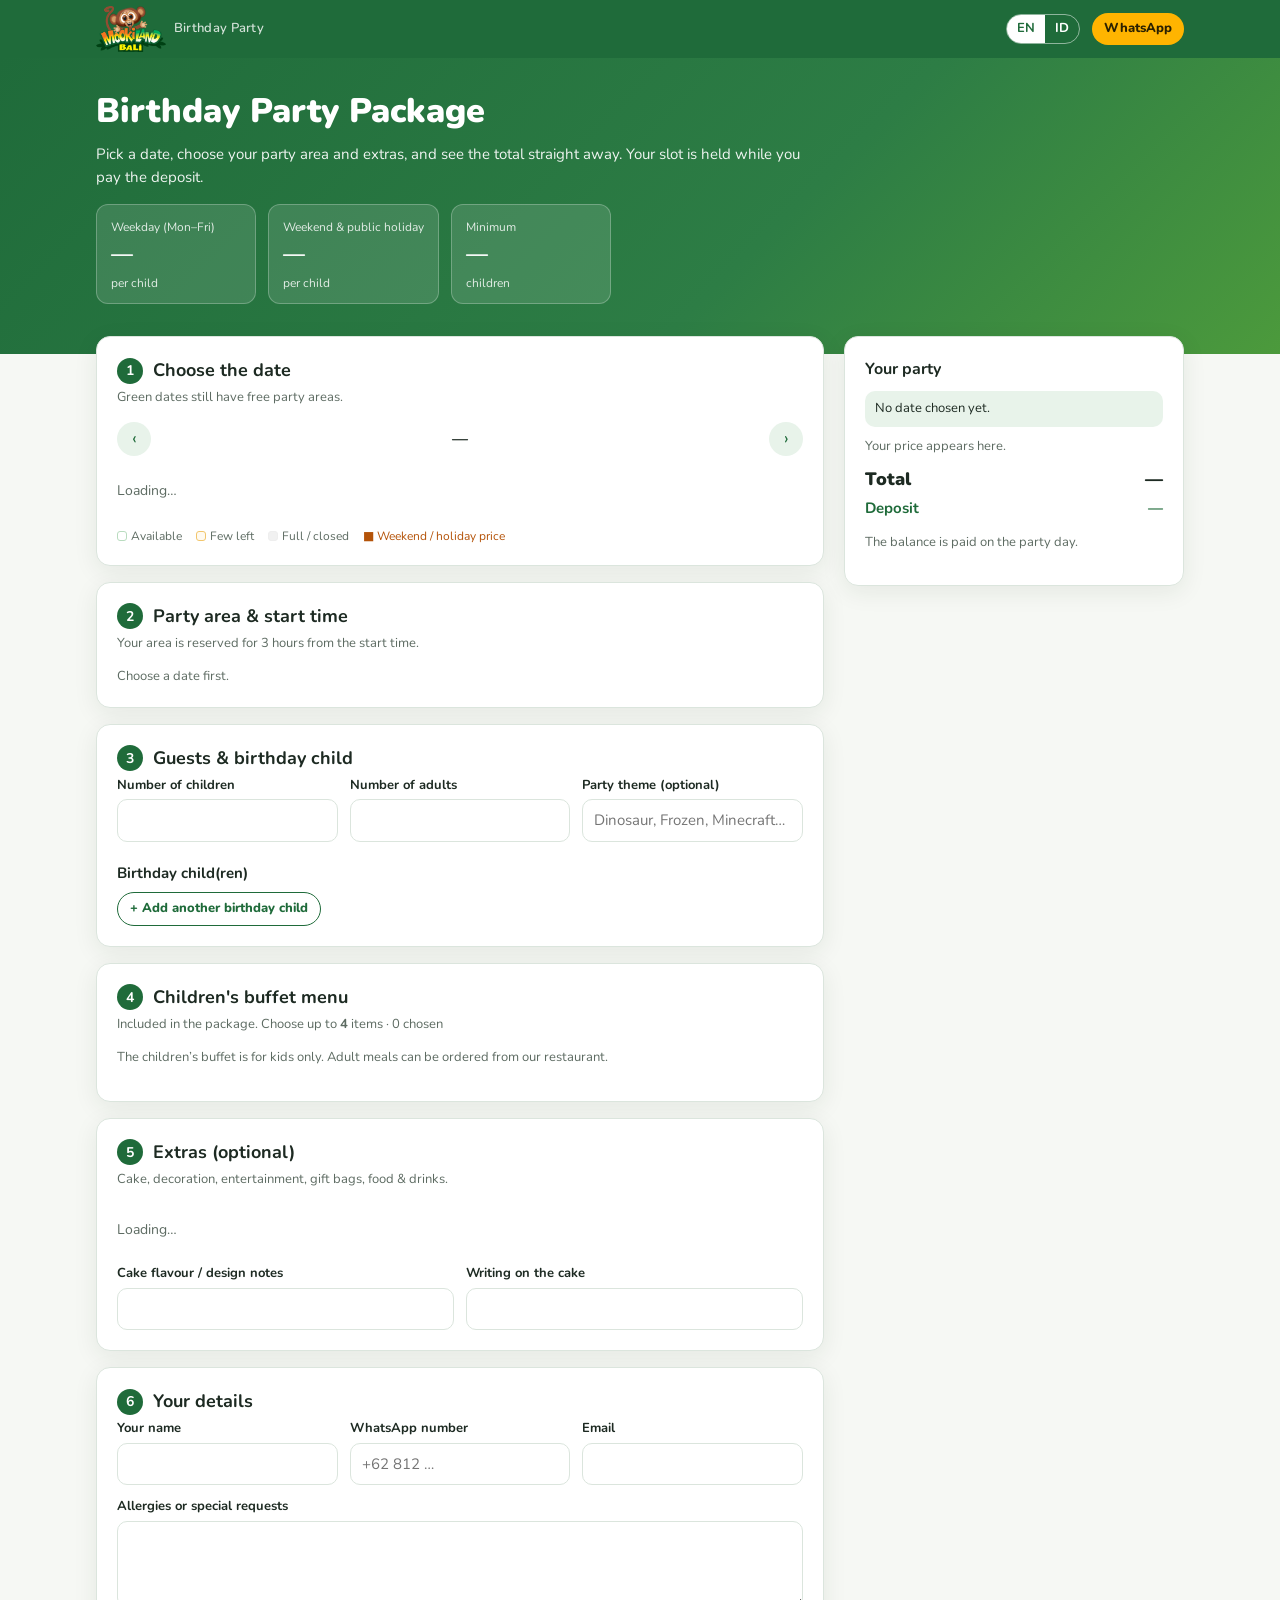
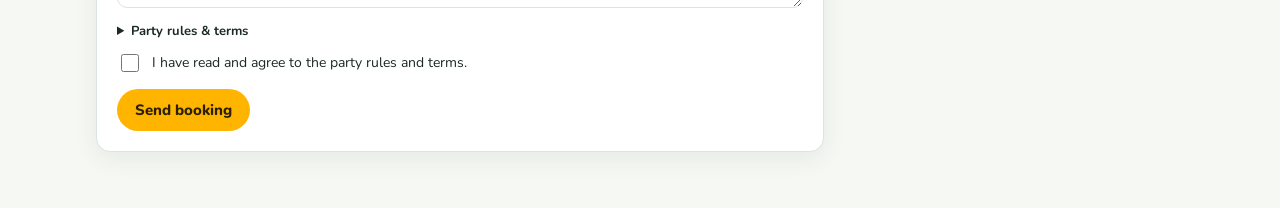
<file: docs/index.html>
<!doctype html>
<html lang="en">
<head>
<meta charset="utf-8">
<meta name="viewport" content="width=device-width, initial-scale=1">
<title>Mookiland Birthday Party – Booking</title>
<meta name="description" content="Book a birthday party at Mookiland Family Park, Bali.">
<link rel="preconnect" href="https://fonts.googleapis.com">
<link href="https://fonts.googleapis.com/css2?family=Nunito:wght@400;600;700;800;900&display=swap" rel="stylesheet">
<link rel="stylesheet" href="assets/style.css?v=16">
</head>
<body>
<div class="banner hidden" id="adminBanner">Mode admin – booking dicatat dengan sumber ADMIN, tanggal & jam bebas, WhatsApp tidak wajib.</div>
<header class="top">
  <div class="wrap">
    <div class="brand"><img class="logo" src="assets/logo.png" alt="Mookiland Bali"> <small data-i18n="brand_sub">Birthday Party</small></div>
    <div class="sp"></div>
    <div class="lang" role="group" aria-label="Language">
      <button type="button" data-lang="en" class="on">EN</button>
      <button type="button" data-lang="id">ID</button>
    </div>
    <a class="btn sun sm" id="waTop" target="_blank" rel="noopener" data-i18n="wa">WhatsApp</a>
  </div>
</header>

<section class="hero">
  <div class="wrap">
    <h1 data-i18n="hero_t">Birthday Party Package</h1>
    <p data-i18n="hero_p">Pick a date, choose your party area and extras, and see the total straight away. Your slot is held while you pay the deposit.</p>
    <div class="prices">
      <div class="price"><span data-i18n="weekday">Weekday (Mon–Fri)</span><b id="pWeekday">—</b><span data-i18n="per_child">per child</span></div>
      <div class="price"><span data-i18n="weekend">Weekend & public holiday</span><b id="pWeekend">—</b><span data-i18n="per_child">per child</span></div>
      <div class="price"><span data-i18n="min">Minimum</span><b id="pMin">—</b><span data-i18n="children">children</span></div>
    </div>
    <ul class="incl" id="incl"></ul>
  </div>
</section>

<main class="wrap">
  <div id="loadErr" class="err hidden"></div>
  <div class="layout" id="formArea">
    <form id="bookForm" novalidate>
      <section class="card hidden" id="s-type">
        <h2><span class="n">★</span><span>Jenis event (admin)</span></h2>
        <div class="evtype" id="evType">
          <button type="button" class="chip sel" data-ev="BIRTHDAY_PACKAGE">Birthday Package</button>
          <button type="button" class="chip" data-ev="BIRTHDAY_REGULAR_TICKET">Regular Ticket</button>
        </div>
        <p class="sub" id="evTypeSub" style="margin:10px 0 0">Paket birthday: harga per anak (minimum anak berlaku) + menu buffet anak.</p>
      </section>
      <section class="card" id="s-date">
        <h2><span class="n">1</span><span data-i18n="s1">Choose the date</span></h2>
        <p class="sub" id="s1sub" data-i18n="s1_sub">Green dates still have free party areas.</p>
        <div class="cal-head">
          <button type="button" class="cal-nav" id="calPrev" aria-label="Previous month">‹</button>
          <b id="calTitle">—</b>
          <button type="button" class="cal-nav" id="calNext" aria-label="Next month">›</button>
        </div>
        <div class="cal" id="cal"><div class="loading" data-i18n="loading">Loading…</div></div>
        <div class="legend">
          <span><i style="border-color:#b9dcbf"></i><span data-i18n="lg_free">Available</span></span>
          <span><i style="border-color:#f2c66d;background:#fffaf0"></i><span data-i18n="lg_few">Few left</span></span>
          <span><i style="border-color:#eee;background:#f1f1f1"></i><span data-i18n="lg_full">Full / closed</span></span>
          <span style="color:#b45309">■ <span data-i18n="lg_we">Weekend / holiday price</span></span>
        </div>
      </section>

      <section class="card" id="s-slot">
        <h2><span class="n">2</span><span data-i18n="s2">Party area & start time</span></h2>
        <p class="sub" data-i18n="s2_sub">Your area is reserved for 3 hours from the start time.</p>
        <div id="slots" class="slots"><div class="muted small" data-i18n="pick_date_first">Choose a date first.</div></div>
      </section>

      <section class="card" id="s-guests">
        <h2><span class="n">3</span><span data-i18n="s3">Guests & birthday child</span></h2>
        <div class="grid2">
          <div class="field"><label for="children" data-i18n="f_children">Number of children</label><input id="children" type="number" min="1" max="200" inputmode="numeric" required><span class="hint" id="minHint"></span></div>
          <div class="field"><label for="adults" data-i18n="f_adults">Number of adults</label><input id="adults" type="number" min="0" max="400" inputmode="numeric"><span class="hint" id="adultHint"></span></div>
          <div class="field"><label for="theme" data-i18n="f_theme">Party theme (optional)</label><input id="theme" maxlength="100" placeholder="Dinosaur, Frozen, Minecraft…"></div>
        </div>
        <h4 style="margin:16px 0 8px" data-i18n="f_bdkids">Birthday child(ren)</h4>
        <div id="kids"></div>
        <button type="button" class="btn ghost sm" id="addKid" data-i18n="add_kid">+ Add another birthday child</button>
      </section>

      <section class="card" id="s-menu">
        <h2><span class="n">4</span><span data-i18n="s4">Children's buffet menu</span></h2>
        <p class="sub"><span data-i18n="s4_sub">Included in the package. Choose up to</span> <b id="maxMenu">4</b> <span data-i18n="items">items</span> · <span id="menuCount">0</span> <span data-i18n="chosen">chosen</span></p>
        <div id="menu"></div>
        <p class="small muted" data-i18n="menu_note">The children's buffet is for kids only. Adult meals can be ordered from our restaurant.</p>
      </section>

      <section class="card" id="s-addons">
        <h2><span class="n">5</span><span data-i18n="s5">Extras (optional)</span></h2>
        <p class="sub" data-i18n="s5_sub">Cake, decoration, entertainment, gift bags, food & drinks.</p>
        <div id="addons"><div class="loading" data-i18n="loading">Loading…</div></div>
        <div id="customCake" class="cakebox hidden"></div>
        <div class="grid2" style="margin-top:8px">
          <div class="field" id="cakeDetailsField"><label for="cakeDetails" data-i18n="f_cake">Cake flavour / design notes</label><input id="cakeDetails" maxlength="300"></div>
          <div class="field"><label for="cakeWriting" data-i18n="f_writing">Writing on the cake</label><input id="cakeWriting" maxlength="120"></div>
        </div>
      </section>

      <section class="card" id="s-contact">
        <h2><span class="n">6</span><span data-i18n="s6">Your details</span></h2>
        <div class="grid2">
          <div class="field"><label for="contactName" data-i18n="f_name">Your name</label><input id="contactName" maxlength="100" autocomplete="name" required></div>
          <div class="field"><label for="whatsapp" data-i18n="f_wa">WhatsApp number</label><input id="whatsapp" maxlength="30" autocomplete="tel" inputmode="tel" placeholder="+62 812 …" required></div>
          <div class="field"><label for="email" data-i18n="f_email">Email</label><input id="email" type="email" maxlength="120" autocomplete="email"></div>
        </div>
        <div class="field" style="margin-top:12px"><label for="notes" data-i18n="f_notes">Allergies or special requests</label><textarea id="notes" rows="3" maxlength="1000"></textarea></div>
        <details style="margin:14px 0 10px" class="small">
          <summary style="cursor:pointer;font-weight:700" data-i18n="rules_t">Party rules & terms</summary>
          <ul class="muted" id="rules"></ul>
        </details>
        <label class="check"><input type="checkbox" id="agree"><span data-i18n="agree">I have read and agree to the party rules and terms.</span></label>
        <div id="formErr" class="err hidden"></div>
        <div style="margin-top:14px"><button class="btn sun" type="submit" id="submitBtn" data-i18n="submit">Send booking</button></div>
      </section>
    </form>

    <aside class="card summary" id="summary" aria-live="polite">
      <h3 data-i18n="sum_t">Your party</h3>
      <div class="sel-info" id="selInfo" data-i18n="sel_none">No date chosen yet.</div>
      <div class="lines" id="lines"><div class="muted small" data-i18n="sum_empty">Your price appears here.</div></div>
      <div class="tot"><span id="totalLabel" data-i18n="total">Total</span><span id="total">—</span></div>
      <div class="dep"><span><span data-i18n="deposit">Deposit</span> <span id="depPct"></span></span><span id="deposit">—</span></div>
      <div class="resto" id="resto" hidden></div>
      <div class="notes" id="qNotes"></div>
      <p class="small muted" data-i18n="sum_foot">The balance is paid on the party day.</p>
    </aside>
  </div>

  <section class="success hidden" id="success">
    <div class="card">
      <h2 data-i18n="ok_t">Booking sent – thank you!</h2>
      <p class="muted" data-i18n="ok_p">Your booking number:</p>
      <div class="bookno" id="okNo">—</div>
      <p id="okWhen"></p>
      <div class="okbox">
        <div class="line"><span data-i18n="total">Total</span><span id="okTotal">—</span></div>
        <div class="line"><b data-i18n="ok_dep">Deposit to pay</b><b id="okDep">—</b></div>
        <p class="small hidden" id="okCake" data-i18n="ok_cake">Your custom cake has a starting price. We will send you the final price once our cake maker has reviewed your design.</p>
        <p class="small"><span data-i18n="ok_hold">Please pay the deposit before</span> <b id="okHold">—</b> <span data-i18n="ok_hold2">to keep your slot.</span></p>
        <div class="bank" id="okBank"></div>
      </div>
      <p class="small muted" data-i18n="ok_mail">We have emailed your confirmation (check your spam folder too). Send the transfer receipt with your booking number on WhatsApp.</p>
      <p><a class="btn sun" id="okWa" target="_blank" rel="noopener" data-i18n="ok_wa">Send booking no. on WhatsApp</a> <a class="btn ghost" href="" id="okNew" data-i18n="ok_new">Make another booking</a></p>
    </div>
  </section>
</main>

<div class="mobilebar" id="mobilebar">
  <div class="t"><span id="mbTotal">—</span><small><span data-i18n="deposit">Deposit</span> <span id="mbDep">—</span></small></div>
  <a href="#summary" class="btn ghost sm" data-i18n="details">Details</a>
</div>

<script src="config.js?v=16"></script>
<script src="assets/common.js?v=16"></script>
<script src="assets/book.js?v=16"></script>
</body>
</html>
</file>
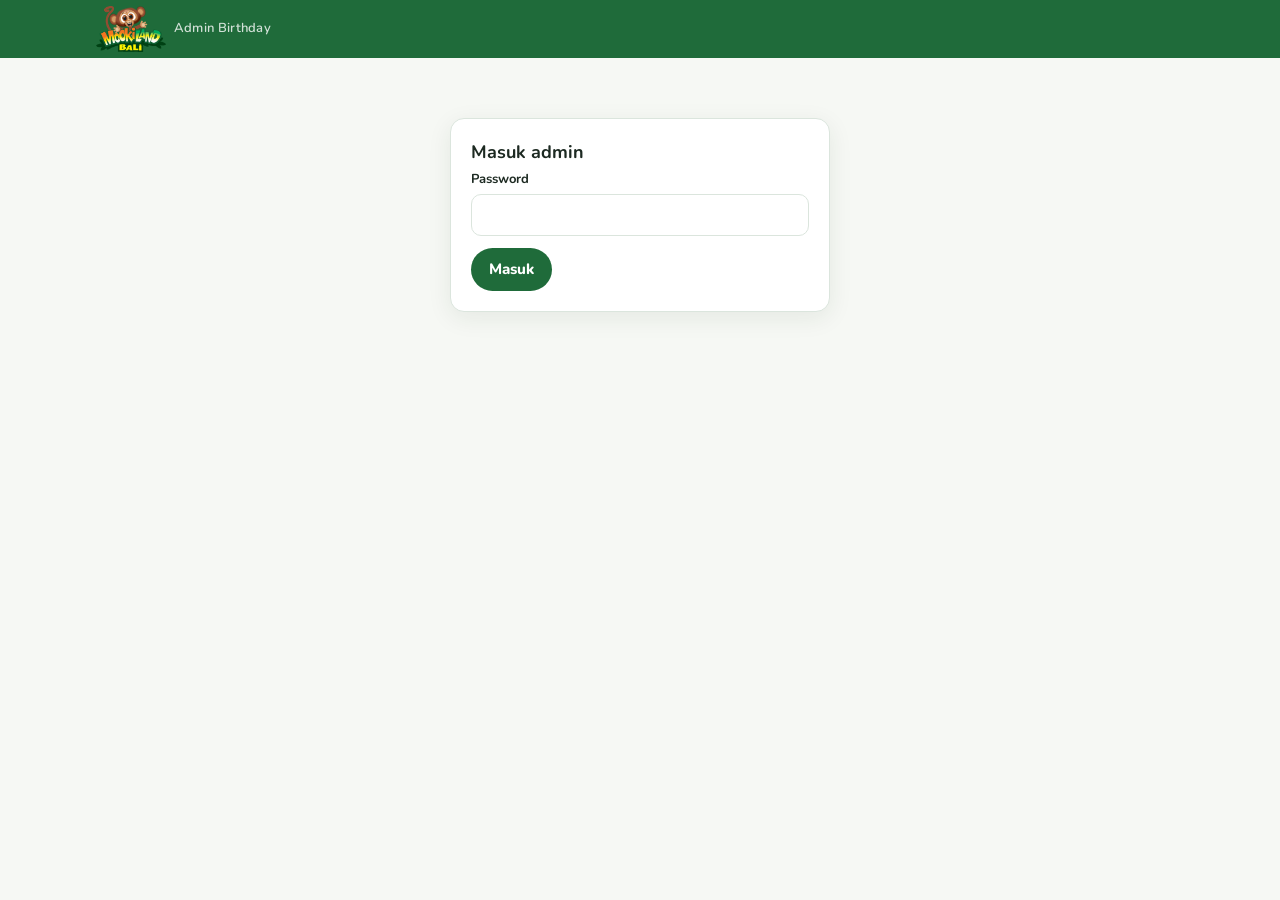
<file: docs/admin.html>
<!doctype html>
<html lang="id">
<head>
<meta charset="utf-8">
<meta name="viewport" content="width=device-width, initial-scale=1">
<title>Admin – Mookiland Birthday</title>
<meta name="robots" content="noindex">
<link rel="preconnect" href="https://fonts.googleapis.com">
<link href="https://fonts.googleapis.com/css2?family=Nunito:wght@400;600;700;800;900&display=swap" rel="stylesheet">
<link rel="stylesheet" href="assets/style.css?v=16">
<link rel="stylesheet" href="assets/admin.css?v=16">
</head>
<body>
<header class="top">
  <div class="wrap">
    <div class="brand"><img class="logo" src="assets/logo.png" alt="Mookiland Bali"> <small>Admin Birthday</small></div>
    <div class="sp"></div>
    <a class="btn sun sm hidden" id="btnNew" href="index.html?admin=1" target="_blank" rel="noopener">＋ Booking baru</a>
    <button class="btn light sm hidden" id="btnLogout" type="button">Keluar</button>
  </div>
</header>

<main class="wrap">
  <section class="card login" id="loginView">
    <h2>Masuk admin</h2>
    <form id="loginForm">
      <div class="field"><label for="pw">Password</label><input id="pw" type="password" autocomplete="current-password" required></div>
      <div id="loginErr" class="err hidden"></div>
      <button class="btn" type="submit" id="loginBtn" style="margin-top:12px">Masuk</button>
    </form>
  </section>

  <section id="appView" class="hidden">
    <div class="stats" id="stats"></div>

    <div class="toolbar card">
      <div class="seg" role="tablist" id="viewSeg">
        <button type="button" data-v="upcoming" class="on">Akan datang</button>
        <button type="button" data-v="pending">Menunggu DP</button>
        <button type="button" data-v="cake">Cake belum final</button>
        <button type="button" data-v="past">Sudah lewat</button>
        <button type="button" data-v="all">Semua</button>
      </div>
      <input id="q" type="search" placeholder="Cari no. booking, nama, anak, WA…" aria-label="Cari">
<select id="fType" aria-label="Jenis event"><option value="">Semua jenis event</option><option value="BIRTHDAY_PACKAGE">Birthday Package</option><option value="BIRTHDAY_REGULAR_TICKET">Regular Ticket</option><option value="OTHER">Lainnya (sekolah, grup, privat)</option></select>
      <select id="fYear" aria-label="Tahun"><option value="">Semua tahun</option></select>
      <button type="button" class="btn ghost sm" id="btnReload">↻ Muat ulang</button>
      <button type="button" class="btn ghost sm" id="btnBlock">Blokir slot</button>
      <button type="button" class="btn ghost sm" id="btnPw">Ganti password</button>
    </div>

    <div class="card tablecard">
      <div class="tablewrap">
        <table class="tbl" id="tbl">
          <thead><tr><th>Tanggal / sesi</th><th>Area</th><th>No. booking</th><th>Klien / anak</th><th class="n">Anak</th><th class="n">Total</th><th class="n">Dibayar</th><th>Status</th></tr></thead>
          <tbody id="tbody"><tr><td colspan="8" class="muted">Memuat…</td></tr></tbody>
        </table>
      </div>
      <div class="muted small" id="count" style="margin-top:8px"></div>
    </div>
  </section>
</main>

<dialog id="dlg" class="dlg">
  <div class="dlg-head"><b id="dlgTitle">Booking</b><button type="button" class="x" id="dlgClose" aria-label="Tutup">×</button></div>
  <div class="dlg-body" id="dlgBody"></div>
</dialog>

<dialog id="dlgPv" class="dlg pv-dlg">
  <div class="dlg-head"><b id="pvTitle">Preview invoice</b>
    <a class="btn ghost sm" id="pvOpen" target="_blank" rel="noopener">Buka di tab baru</a>
    <button type="button" class="btn ghost sm" id="pvDl">Unduh PDF</button>
    <button type="button" class="btn sm" id="pvSend">Kirim ke klien</button>
    <button type="button" class="x" id="pvClose" aria-label="Tutup">×</button></div>
  <div class="pv-body"><div class="loading" id="pvLoad">Membuat invoice…</div><iframe id="pvFrame" title="Preview invoice" sandbox="allow-same-origin"></iframe></div>
</dialog>

<dialog id="dlgSmall" class="dlg small-dlg">
  <div class="dlg-head"><b id="smTitle"></b><button type="button" class="x" id="smClose" aria-label="Tutup">×</button></div>
  <div class="dlg-body" id="smBody"></div>
</dialog>

<script src="config.js?v=16"></script>
<script src="assets/common.js?v=16"></script>
<script src="assets/admin.js?v=16"></script>
</body>
</html>
</file>
<file: docs/assets/style.css>
:root {
  --green: #1f6b3a; --green-2: #2f8a4e; --green-soft: #e8f3ea; --leaf: #8cc63f;
  --sun: #ffb400; --ink: #1d2a22; --muted: #5d6b62; --line: #dbe5dd; --bg: #f6f8f4; --card: #ffffff;
  --bad: #c0392b; --warn: #b7791f; --ok: #1f7a43; --radius: 14px; --shadow: 0 6px 24px rgba(20, 50, 30, .08);
  --font: "Nunito", system-ui, -apple-system, "Segoe UI", Roboto, sans-serif;
}
* { box-sizing: border-box; }
html, body { margin: 0; padding: 0; }
body { font-family: var(--font); color: var(--ink); background: var(--bg); font-size: 15px; line-height: 1.5; -webkit-font-smoothing: antialiased; }
a { color: var(--green); }
button, input, select, textarea { font: inherit; color: inherit; }
.hidden { display: none !important; }
.wrap { max-width: 1120px; margin: 0 auto; padding: 0 16px; }

/* top bar */
.top { background: var(--green); color: #fff; position: sticky; top: 0; z-index: 30; }
.top .wrap { display: flex; align-items: center; gap: 12px; min-height: 58px; }
.brand { font-weight: 900; font-size: 19px; letter-spacing: .3px; display: flex; align-items: center; gap: 8px; }
.brand small { font-weight: 600; opacity: .8; font-size: 13px; }
.brand .logo { height: 46px; width: auto; display: block; }
.top .sp { flex: 1; }
.lang { display: inline-flex; border: 1px solid rgba(255,255,255,.5); border-radius: 999px; overflow: hidden; }
.lang button { background: none; border: 0; color: #fff; padding: 4px 10px; cursor: pointer; font-weight: 700; font-size: 13px; }
.lang button.on { background: #fff; color: var(--green); }
.btn { display: inline-flex; align-items: center; justify-content: center; gap: 6px; border: 0; border-radius: 999px; padding: 10px 18px; font-weight: 800; cursor: pointer; text-decoration: none; background: var(--green); color: #fff; }
.btn:hover { background: var(--green-2); }
.btn.sun { background: var(--sun); color: #2b2100; }
.btn.ghost { background: transparent; color: var(--green); border: 1.5px solid var(--green); }
.btn.light { background: #fff; color: var(--green); }
.btn.sm { padding: 6px 12px; font-size: 13px; }
.btn.danger { background: #fff; color: var(--bad); border: 1.5px solid var(--bad); }
.btn[disabled] { opacity: .5; cursor: not-allowed; }

/* hero */
.hero { background: linear-gradient(135deg, var(--green) 0%, #2d7d45 60%, #4c9a3c 100%); color: #fff; padding: 28px 0 36px; }
.hero h1 { margin: 0 0 6px; font-size: clamp(24px, 4vw, 34px); font-weight: 900; }
.hero p { margin: 0; opacity: .92; max-width: 720px; }
.prices { display: flex; gap: 12px; flex-wrap: wrap; margin-top: 16px; }
.price { background: rgba(255,255,255,.12); border: 1px solid rgba(255,255,255,.25); border-radius: 12px; padding: 10px 14px; min-width: 160px; }
.price b { display: block; font-size: 22px; }
.price span { font-size: 12px; opacity: .85; }
.incl { margin: 14px 0 0; padding: 0; list-style: none; display: flex; flex-wrap: wrap; gap: 6px 14px; font-size: 13px; opacity: .95; }
.incl li::before { content: "✓ "; color: var(--leaf); font-weight: 900; }

/* layout */
.layout { display: grid; grid-template-columns: minmax(0, 1fr) 340px; gap: 20px; margin: -18px auto 40px; align-items: start; }
@media (max-width: 900px) { .layout { grid-template-columns: 1fr; margin-bottom: 110px; } }
.card { background: var(--card); border-radius: var(--radius); box-shadow: var(--shadow); padding: 20px; margin-bottom: 16px; border: 1px solid var(--line); }
.card h2 { margin: 0 0 4px; font-size: 18px; display: flex; align-items: center; gap: 10px; }
.card h2 .n { background: var(--green); color: #fff; width: 26px; height: 26px; border-radius: 50%; display: inline-grid; place-items: center; font-size: 14px; flex: none; }
.card .sub { color: var(--muted); font-size: 13px; margin: 0 0 14px; }
.muted { color: var(--muted); }
.small { font-size: 13px; }

/* calendar */
.cal-head { display: flex; align-items: center; justify-content: space-between; margin-bottom: 8px; }
.cal-head b { font-size: 16px; }
.cal-nav { background: var(--green-soft); border: 0; width: 34px; height: 34px; border-radius: 50%; cursor: pointer; font-size: 18px; color: var(--green); }
.cal { display: grid; grid-template-columns: repeat(7, 1fr); gap: 6px; }
.cal .dow { text-align: center; font-size: 12px; color: var(--muted); font-weight: 700; }
.day { border: 1.5px solid var(--line); background: #fff; border-radius: 10px; padding: 6px 2px; text-align: center; cursor: pointer; min-height: 52px; display: flex; flex-direction: column; justify-content: center; }
.day .d { font-weight: 800; }
.day .f { font-size: 10.5px; color: var(--muted); }
.day.we .d { color: #b45309; }
.day.free { border-color: #b9dcbf; }
.day.few { border-color: #f2c66d; background: #fffaf0; }
.day.full, .day.past { background: #f1f1f1; color: #aaa; cursor: not-allowed; border-color: #eee; }
.day.full .f, .day.past .f { color: #aaa; }
.day.sel { background: var(--green); color: #fff; border-color: var(--green); }
.day.sel .f, .day.sel.we .d { color: #fff; }
.day.blank { visibility: hidden; }
.legend { display: flex; gap: 14px; flex-wrap: wrap; font-size: 12px; color: var(--muted); margin-top: 10px; }
.legend i { display: inline-block; width: 10px; height: 10px; border-radius: 3px; margin-right: 4px; vertical-align: -1px; border: 1.5px solid; }

/* slots */
.slots { display: grid; grid-template-columns: repeat(auto-fill, minmax(220px, 1fr)); gap: 10px; }
.slot { border: 1.5px solid var(--line); border-radius: 12px; padding: 12px; cursor: pointer; background: #fff; text-align: left; }
.slot b { display: block; }
.slot .meta { font-size: 12.5px; color: var(--muted); }
.slot.sel { border-color: var(--green); background: var(--green-soft); box-shadow: inset 0 0 0 1px var(--green); }
.slot.off { opacity: .45; cursor: not-allowed; background: #f6f6f6; }
.times { display: flex; gap: 6px; flex-wrap: wrap; margin-top: 8px; }
.chip { border: 1.5px solid var(--line); background: #fff; border-radius: 999px; padding: 5px 12px; cursor: pointer; font-weight: 700; font-size: 13px; }
.chip.sel { background: var(--green); color: #fff; border-color: var(--green); }

/* form */
.grid2 { display: grid; grid-template-columns: repeat(auto-fit, minmax(200px, 1fr)); gap: 12px; }
.field { display: flex; flex-direction: column; gap: 4px; }
.field label { font-size: 13px; font-weight: 700; }
.field input, .field select, .field textarea { border: 1.5px solid var(--line); border-radius: 10px; padding: 9px 11px; background: #fff; width: 100%; }
.field input:focus, .field select:focus, .field textarea:focus { outline: none; border-color: var(--green-2); box-shadow: 0 0 0 3px rgba(47,138,78,.15); }
.field .hint { font-size: 12px; color: var(--muted); }
.kid { display: grid; grid-template-columns: 1.4fr 1fr .6fr auto; gap: 8px; align-items: end; margin-bottom: 8px; }
@media (max-width: 560px) { .kid { grid-template-columns: 1fr 1fr; } }
.x { border: 0; background: #fbeaea; color: var(--bad); width: 34px; height: 38px; border-radius: 10px; cursor: pointer; font-weight: 900; }
.check { display: flex; gap: 10px; align-items: flex-start; font-size: 14px; }
.check input { width: 18px; height: 18px; margin-top: 2px; accent-color: var(--green); }

/* menu chips */
.menu-grp { margin-bottom: 10px; }
.menu-grp h4 { margin: 0 0 6px; font-size: 13px; color: var(--muted); text-transform: uppercase; letter-spacing: .5px; }
.menu { display: flex; flex-wrap: wrap; gap: 8px; }
.menu .chip.dis { opacity: .4; cursor: not-allowed; }

/* add-ons */
.cat { border: 1.5px solid var(--line); border-radius: 12px; margin-bottom: 10px; overflow: hidden; }
.cat > summary { list-style: none; cursor: pointer; padding: 12px 14px; font-weight: 800; display: flex; align-items: center; gap: 8px; background: #fafcf9; }
.cat > summary::-webkit-details-marker { display: none; }
.cat > summary::after { content: "▾"; margin-left: auto; color: var(--muted); }
.cat[open] > summary::after { content: "▴"; }
.cat .cnt { background: var(--green); color: #fff; border-radius: 999px; font-size: 11px; padding: 1px 8px; }
.items { padding: 6px 14px 12px; }
.item { display: grid; grid-template-columns: 1fr auto; gap: 8px; align-items: center; padding: 10px 0; border-bottom: 1px dashed var(--line); }
.item:last-child { border-bottom: 0; }
.item b { font-size: 14.5px; }
.item .d { font-size: 12.5px; color: var(--muted); }
.item .p { font-size: 13px; font-weight: 800; color: var(--green); }
.qty { display: inline-flex; align-items: center; border: 1.5px solid var(--line); border-radius: 999px; overflow: hidden; }
.qty button { border: 0; background: #fff; width: 32px; height: 32px; cursor: pointer; font-weight: 900; color: var(--green); font-size: 16px; }
.qty input { width: 44px; border: 0; text-align: center; font-weight: 800; -moz-appearance: textfield; }
.qty input::-webkit-outer-spin-button, .qty input::-webkit-inner-spin-button { -webkit-appearance: none; }
.item.on { background: var(--green-soft); margin: 0 -14px; padding-left: 14px; padding-right: 14px; }

/* summary */
.summary { position: sticky; top: 74px; }
.summary h3 { margin: 0 0 10px; font-size: 16px; }
.lines { font-size: 13.5px; }
.line { display: flex; justify-content: space-between; gap: 10px; padding: 5px 0; border-bottom: 1px dashed var(--line); }
.line span:last-child { white-space: nowrap; font-variant-numeric: tabular-nums; }
.line small { display: block; color: var(--muted); font-size: 11.5px; }
.tot { display: flex; justify-content: space-between; font-weight: 900; font-size: 18px; margin-top: 10px; }
.dep { display: flex; justify-content: space-between; font-weight: 700; color: var(--green); margin-top: 4px; }
.notes { font-size: 12px; color: var(--warn); margin-top: 8px; }
.sel-info { font-size: 13px; background: var(--green-soft); border-radius: 10px; padding: 8px 10px; margin-bottom: 10px; }
.mobilebar { display: none; }
@media (max-width: 900px) {
  .summary { position: static; }
  .mobilebar { display: flex; position: fixed; left: 0; right: 0; bottom: 0; background: #fff; border-top: 1px solid var(--line); padding: 10px 16px; gap: 10px; align-items: center; z-index: 40; box-shadow: 0 -4px 18px rgba(0,0,0,.06); }
  .mobilebar .t { flex: 1; font-weight: 900; }
  .mobilebar .t small { display: block; font-weight: 600; color: var(--muted); font-size: 12px; }
}
.err { background: #fdecea; color: var(--bad); border-radius: 10px; padding: 10px 12px; font-size: 14px; margin: 10px 0; }
.okbox { background: var(--green-soft); border-radius: 12px; padding: 14px; }
.banner { background: #fff4d6; color: #6b4c00; padding: 8px 0; font-size: 13px; font-weight: 700; text-align: center; }
.spin { display: inline-block; width: 16px; height: 16px; border: 2.5px solid rgba(255,255,255,.5); border-top-color: #fff; border-radius: 50%; animation: sp .8s linear infinite; vertical-align: -3px; }
@keyframes sp { to { transform: rotate(360deg); } }
.loading { color: var(--muted); font-size: 14px; padding: 16px 0; }

/* success */
.success { max-width: 720px; margin: 24px auto 60px; }
.success h2 { font-size: 24px; margin: 0 0 6px; }
.bookno { font-size: 28px; font-weight: 900; color: var(--green); letter-spacing: .5px; }
.bank { white-space: pre-line; background: #fff; border: 1.5px dashed var(--green-2); border-radius: 12px; padding: 12px 14px; font-weight: 700; }
@media (max-width: 560px) {
  .brand small { display: none; }
  .top .wrap { gap: 8px; }
  .lang button { padding: 4px 8px; }
  .top .btn.sm { padding: 6px 10px; }
  .prices .price { min-width: 0; flex: 1 1 140px; }
}

/* custom cake */
.cakebox { border: 1.5px solid #f2c66d; background: #fffaf0; border-radius: 12px; padding: 16px; margin-top: 12px; }
.cakebox h4 { margin: 0 0 4px; font-size: 16px; }
.cakebox .lead { margin: 0 0 12px; font-size: 13px; color: var(--muted); }
.cakebox .seg { display: flex; flex-wrap: wrap; gap: 8px; margin-bottom: 12px; }
.cakebox select, .cakebox textarea { width: 100%; }
.cakebox .grid2 { margin-top: 0; }
.cakebox .photo { display: flex; align-items: center; gap: 12px; flex-wrap: wrap; margin-top: 4px; }
.cakebox .photo img { width: 88px; height: 88px; object-fit: cover; border-radius: 10px; border: 1px solid var(--line); }
.cakebox .photo input[type=file] { max-width: 100%; }

/* add-on yang dibayar di restoran (info saja, tidak masuk total) */
.resto { margin-top: 12px; padding: 8px 10px; border: 1px dashed var(--line); border-radius: 10px; background: rgba(0,0,0,.02); }
.resto[hidden] { display: none; }
.resto-h { font-weight: 600; font-size: 13.5px; margin-bottom: 4px; }
.resto-h small { display: block; font-weight: 400; color: var(--muted); font-size: 11.5px; }
.resto .line { color: var(--muted); }
.resto .line:last-child { border-bottom: 0; }
.resto-tot { font-weight: 600; }
.resto-note { margin: 8px 14px 4px; font-size: 12px; color: var(--muted); }
.tag-resto { display: inline-block; margin-left: 4px; padding: 1px 7px; border-radius: 999px; font-size: 11px; background: #fff3d6; color: #7a5600; vertical-align: 1px; }

.evtype { display: flex; flex-wrap: wrap; gap: 8px; }
.evtype .chip { padding: 8px 16px; font-size: 14px; }
</file>
<file: docs/assets/admin.css>
.login { max-width: 380px; margin: 60px auto; }
.stats { display: grid; grid-template-columns: repeat(auto-fit, minmax(160px, 1fr)); gap: 12px; margin: 18px 0 12px; }
.stat { background: #fff; border: 1px solid var(--line); border-radius: 12px; padding: 12px 14px; }
.stat span { font-size: 12px; color: var(--muted); display: block; }
.stat b { font-size: 22px; }
.toolbar { display: flex; flex-wrap: wrap; gap: 8px; align-items: center; padding: 12px; }
.toolbar input[type=search] { flex: 1; min-width: 200px; border: 1.5px solid var(--line); border-radius: 999px; padding: 8px 14px; }
.toolbar select { border: 1.5px solid var(--line); border-radius: 999px; padding: 7px 12px; background: #fff; }
.seg { display: inline-flex; border: 1.5px solid var(--line); border-radius: 999px; overflow: hidden; }
.seg button { border: 0; background: #fff; padding: 7px 12px; cursor: pointer; font-weight: 700; font-size: 13px; }
.seg button.on { background: var(--green); color: #fff; }
.tablecard { padding: 0; }
.tablewrap { overflow-x: auto; }
.tbl { width: 100%; border-collapse: collapse; font-size: 13.5px; }
.tbl th, .tbl td { padding: 9px 10px; border-bottom: 1px solid var(--line); text-align: left; white-space: nowrap; }
.tbl th { background: #fafcf9; color: var(--muted); font-size: 12px; font-weight: 800; position: sticky; top: 0; }
.tbl td.n, .tbl th.n { text-align: right; font-variant-numeric: tabular-nums; }
.tbl tbody tr { cursor: pointer; }
.tbl tbody tr:hover { background: var(--green-soft); }
.tbl .sub { color: var(--muted); font-size: 12px; }
.tablecard .muted { padding: 0 12px 12px; }
.badge { display: inline-block; border-radius: 999px; padding: 2px 9px; font-size: 11.5px; font-weight: 800; }
.b-PENDING { background: #fff4d6; color: #7a5600; }
.b-CONFIRMED { background: #e3f1ff; color: #1d5a91; }
.b-COMPLETED { background: #eceff1; color: #455a64; }
.b-CANCELLED { background: #fdecea; color: #a5281b; }
.b-PAID { background: var(--green-soft); color: var(--ok); }
.b-DEPOSIT_PAID { background: #e3f1ff; color: #1d5a91; }
.b-UNPAID { background: #fff4d6; color: #7a5600; }
.b-NO_PAYMENT_RECORD { background: #eceff1; color: #607d8b; }
.b-exp { background: #fdecea; color: #a5281b; }
.dlg { border: 0; border-radius: 16px; padding: 0; width: min(920px, 96vw); max-height: 92vh; box-shadow: 0 20px 60px rgba(0,0,0,.25); }
.dlg::backdrop { background: rgba(20, 30, 25, .45); }
.small-dlg { width: min(480px, 96vw); }
.dlg-head { display: flex; align-items: center; gap: 10px; padding: 14px 18px; border-bottom: 1px solid var(--line); position: sticky; top: 0; background: #fff; z-index: 2; }
.dlg-head b { flex: 1; font-size: 17px; }
.dlg-body { padding: 16px 18px 20px; overflow: auto; }
.info { display: grid; grid-template-columns: repeat(auto-fit, minmax(200px, 1fr)); gap: 8px 16px; font-size: 14px; margin-bottom: 14px; }
.info div span { display: block; font-size: 11.5px; color: var(--muted); font-weight: 700; text-transform: uppercase; letter-spacing: .3px; }
.sec { margin: 16px 0 6px; font-size: 14px; font-weight: 900; color: var(--green); }
.money { display: grid; grid-template-columns: repeat(auto-fit, minmax(140px, 1fr)); gap: 10px; margin: 8px 0; }
.money div { background: #fafcf9; border: 1px solid var(--line); border-radius: 10px; padding: 8px 10px; }
.money span { display: block; font-size: 11.5px; color: var(--muted); }
.money b { font-size: 16px; }
.formrow { display: flex; flex-wrap: wrap; gap: 8px; align-items: flex-end; }
.formrow .field { min-width: 130px; flex: 1; }
.actions { display: flex; flex-wrap: wrap; gap: 8px; margin-top: 10px; }
.logline { font-size: 12.5px; color: var(--muted); border-bottom: 1px dashed var(--line); padding: 4px 0; }
.legacy { background: #fffaf0; border: 1px dashed #f2c66d; border-radius: 10px; padding: 8px 10px; font-size: 13px; }
.tbl td.st .badge { margin: 1px 0; }
@media (max-width: 700px) { .tbl th, .tbl td { padding: 8px 6px; } .stats { grid-template-columns: repeat(2, 1fr); } }

.b-cake { background: #fff1d6; color: #8a5a00; }
.cakebox-a { border: 1.5px solid #f2c66d; background: #fffaf0; border-radius: 12px; padding: 12px 14px; margin-top: 12px; }
.cakebox-a .formrow { margin-top: 10px; }
.cakebox-a .ok { color: var(--green); font-weight: 800; }

.b-resto { background: #fff3d6; color: #7a5600; }
.badge.ev { margin-top: 3px; font-size: 10.5px; padding: 1px 8px; }
.ev-pkg { background: #e3f2e6; color: #1f6b3a; }
.ev-reg { background: #e4eefc; color: #1f4f8f; }
.ev-oth { background: #eee; color: #555; }
.b-NOT_REQUIRED { background: #e4eefc; color: #1f4f8f; }

.sec-row { display: flex; align-items: center; justify-content: space-between; gap: 8px; }
.sec-row .btn { text-transform: none; letter-spacing: 0; }
.itemsed input.ed-qty { width: 70px; text-align: right; }
.itemsed input.ed-price { width: 120px; text-align: right; }
.itemsed input.ed-name { width: 100%; min-width: 160px; }
.itemsed .tbl td { vertical-align: middle; }
.draftnote { background: #fff8e6; border: 1px dashed #e0b84a; border-radius: 10px; padding: 8px 12px; font-size: 13px; margin-bottom: 10px; }
.draftnote ul { margin: 4px 0 0 18px; padding: 0; }
.itemsed input.ed-note { display: block; width: 100%; min-width: 180px; margin-top: 4px; font-size: 12px; padding: 4px 6px; }
.money small { display: block; font-size: 11.5px; margin-top: 2px; }
.pv-dlg { width: min(900px, 96vw); height: 92vh; }
.pv-dlg[open] { display: flex; flex-direction: column; }
.pv-dlg .dlg-head { flex-wrap: wrap; }
.pv-body { flex: 1; min-height: 0; background: #e9ecea; display: flex; }
.pv-body { padding: 14px; overflow: auto; }
.pv-body iframe { flex: 1; width: 100%; max-width: 820px; margin: 0 auto; border: 0; background: #fff; box-shadow: 0 2px 12px rgba(0,0,0,.15); }
.pv-body .loading { margin: auto; }
.ns-row td { background: #fff8e6; }
</file>
